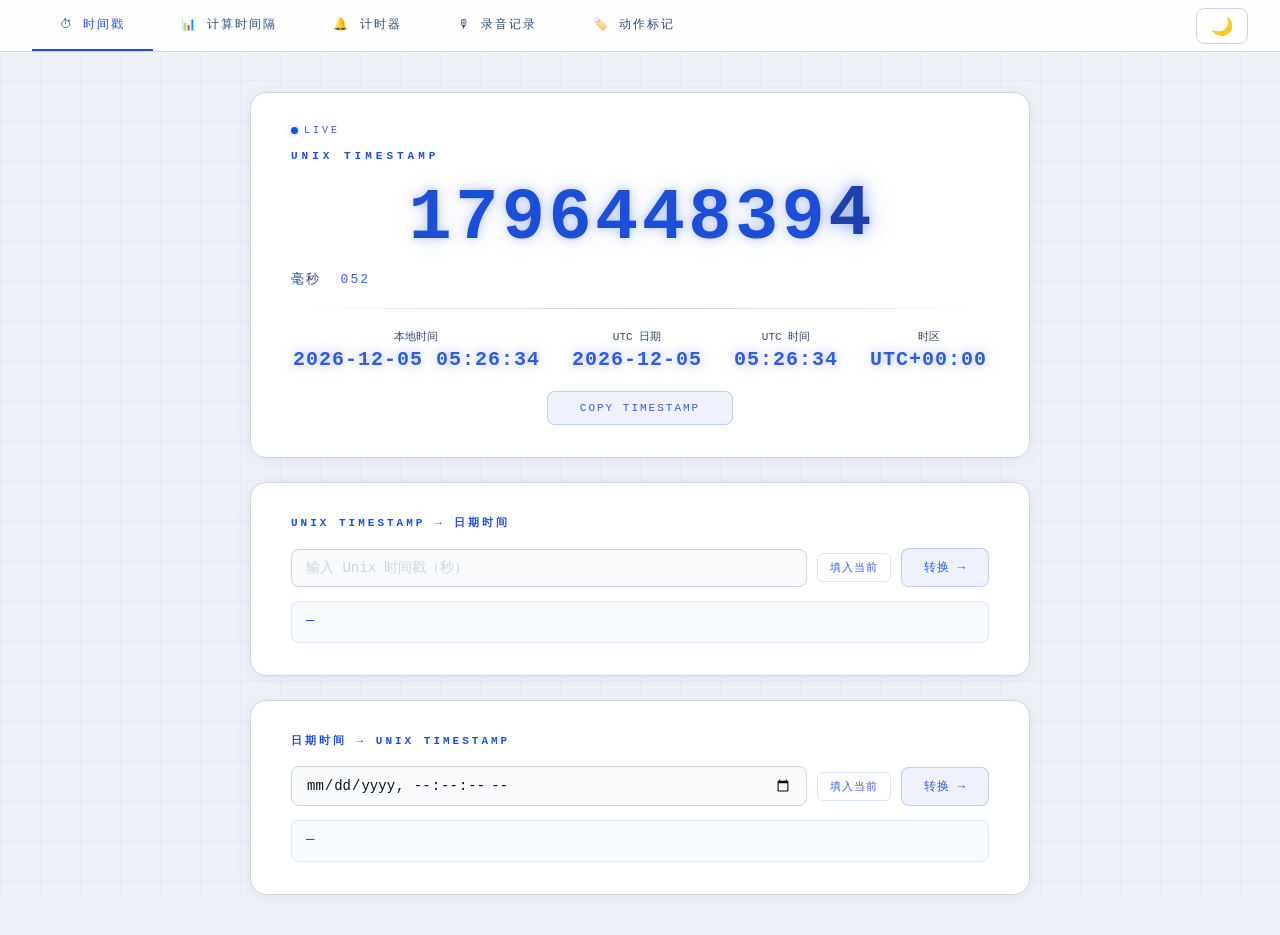
<file: index.html>
<!DOCTYPE html>
<html lang="zh">
<head>
  <meta charset="UTF-8">
  <meta name="viewport" content="width=device-width, initial-scale=1.0">
  <title>Unix Timestamp Tool</title>
  <link rel="stylesheet" href="css/style.css">
</head>
<body>
<script>if(localStorage.getItem('theme')==='dark')document.body.classList.add('dark');</script>

<nav class="tab-nav">
  <button class="tab-btn active" onclick="showPage(1, this)">⏱  时间戳</button>
  <button class="tab-btn" onclick="showPage(2, this)">📊  计算时间隔</button>
  <button class="tab-btn" onclick="showPage(3, this)">🔔  计时器</button>
  <button class="tab-btn" onclick="showPage(4, this)">🎙  录音记录</button>
  <button class="tab-btn" onclick="showPage(5, this)">🏷️  动作标记</button>
  <button class="theme-toggle-btn" id="themeToggleBtn" onclick="toggleTheme()" title="切换主题">🌙</button>
</nav>

<!-- PAGE 1 -->
<div id="page1" class="page active">
  <div class="card">
    <div class="live-badge"><div class="dot"></div>LIVE</div>
    <div class="ts-label">UNIX TIMESTAMP</div>
    <div class="ts-wrap" id="digits"></div>
    <div class="ms-row">毫秒 &nbsp;<span class="ms-val" id="ms">000</span></div>
    <div class="divider"></div>
    <div class="meta">
      <div class="meta-item"><span>本地时间</span><span class="val" id="human">—</span></div>
      <div class="meta-item"><span>UTC 日期</span><span class="val" id="utc-date">—</span></div>
      <div class="meta-item"><span>UTC 时间</span><span class="val" id="utc-time">—</span></div>
      <div class="meta-item"><span>时区</span><span class="val" id="tz">—</span></div>
    </div>
    <div style="text-align:center">
      <button class="copy-btn" id="copyBtn" onclick="copyTS()">COPY TIMESTAMP</button>
    </div>
  </div>

  <div class="card">
    <div class="conv-title">UNIX TIMESTAMP  →  日期时间</div>
    <div class="conv-row">
      <input class="inp" id="ts2dt-in" type="number" placeholder="输入 Unix 时间戳（秒）" />
      <button class="fill-now" onclick="fillNow('ts2dt-in')">填入当前</button>
      <button class="conv-btn" onclick="ts2dt()">转换 →</button>
    </div>
    <div class="conv-row">
      <div class="conv-result" id="ts2dt-out">—</div>
    </div>
  </div>

  <div class="card">
    <div class="conv-title">日期时间  →  UNIX TIMESTAMP</div>
    <div class="conv-row">
      <input class="inp" id="dt2ts-in" type="datetime-local" step="1" />
      <button class="fill-now" onclick="fillNowDT()">填入当前</button>
      <button class="conv-btn" onclick="dt2ts()">转换 →</button>
    </div>
    <div class="conv-row">
      <div class="conv-result" id="dt2ts-out">—</div>
    </div>
  </div>
</div>

<!-- PAGE 2 -->
<div id="page2" class="page">

  <!-- 左侧主内容 -->
  <div class="page2-main">

  <div class="card" style="width:100%">
    <div class="section-title">⏱  时间间隔记录</div>
    <div class="rec-area">
      <button class="rec-btn" id="recBtn" onclick="record()">点击记录开始时间</button>
      <div class="rec-slots">
        <div class="rec-slot" id="slotA">
          <div class="rec-slot-label">开始时间</div>
          <div class="rec-slot-ts" id="tsA">—</div>
          <div class="rec-slot-human" id="htA">—</div>
        </div>
        <div class="rec-slot" id="slotB">
          <div class="rec-slot-label">结束时间</div>
          <div class="rec-slot-ts" id="tsB">—</div>
          <div class="rec-slot-human" id="htB">—</div>
        </div>
      </div>
      <div class="interval-display">
        <div class="interval-label">时间间隔</div>
        <div class="interval-val" id="ivVal">—</div>
        <div class="interval-unit" id="ivUnit"></div>
        <div class="interval-breakdown" id="ivBreak"></div>
      </div>
      <div style="text-align:center">
        <button class="reset-btn" onclick="resetRec()">重置</button>
      </div>
    </div>
  </div>

  <div class="card" style="max-width:780px;width:100%">
    <div class="section-title">📡  平均传输速率计算</div>
    <div class="rate-grid">

      <div class="field-group">
        <div class="field-label">文件大小</div>
        <div class="size-row">
          <input class="inp" id="fileSize" type="number" min="0" step="any" placeholder="数值" />
          <select class="inp inp-sm" id="sizeUnit">
            <option value="KB">KB</option>
            <option value="MB" selected>MB</option>
            <option value="GB">GB</option>
            <option value="B">B</option>
          </select>
        </div>
      </div>

      <div class="field-group">
        <div class="field-label">传输时间</div>
        <div class="size-row">
          <input class="inp" id="xferTime" type="number" min="0" step="any" placeholder="数值" />
          <select class="inp inp-sm" id="timeUnit">
            <option value="ms">ms</option>
            <option value="s" selected>秒</option>
            <option value="min">分钟</option>
          </select>
        </div>
        <button class="fill-now" style="margin-top:6px;width:fit-content" onclick="fillInterval()">
          使用上方间隔
        </button>
      </div>

      <div class="result-box">
        <div class="field-label">计算结果</div>
        <div class="result-grid">
          <div class="result-item"><span class="r-label">KB/s</span><span class="r-val" id="r-kbs">—</span></div>
          <div class="result-item"><span class="r-label">MB/s</span><span class="r-val" id="r-mbs">—</span></div>
          <div class="result-item"><span class="r-label">Kbps（网络）</span><span class="r-val" id="r-kbps">—</span></div>
          <div class="result-item"><span class="r-label">Mbps（网络）</span><span class="r-val" id="r-mbps">—</span></div>
          <div class="result-item"><span class="r-label">传输时间</span><span class="r-val" id="r-time">—</span></div>
          <div class="result-item"><span class="r-label">文件大小</span><span class="r-val" id="r-size">—</span></div>
        </div>
      </div>

      <button class="calc-btn" onclick="calcRate()">计算传输速率</button>
    </div>
  </div>

  </div><!-- /page2-main -->

  <!-- 右侧历史记录 -->
  <div class="page2-sidebar">
    <div class="hist-panel">
      <div class="hist-header">
        <span class="hist-title">历史记录</span>
        <span class="hist-count" id="hist-count">0 条</span>
        <button class="hist-clear-btn" onclick="clearHistory()">清空</button>
      </div>
      <div class="hist-list" id="hist-list">
        <div class="hist-empty" id="hist-empty">暂无记录<br>计算后自动保存</div>
      </div>
    </div>
  </div>

</div>

<!-- PAGE 3 -->
<div id="page3" class="page">
  <div class="timer-top-row">
    <div class="section-title" style="margin:0;border:none;padding:0">🔔  自定义倒计时</div>
    <div style="display:flex;align-items:center;gap:12px">
      <span class="timer-count-label" id="timer-count-lbl">0 / 5</span>
      <button class="add-timer-btn" id="add-timer-btn" onclick="addTimer()">＋ 添加计时器</button>
    </div>
  </div>
  <div id="timer-list" style="width:100%;max-width:780px;display:flex;flex-direction:column;gap:24px"></div>
</div>

<!-- PAGE 4 -->
<div id="page4" class="page">
  <div class="card rec4-card">
    <div class="section-title" style="margin:0 0 20px;border:none;padding:0">🎙  录音时间记录</div>
    <div class="rec4-status" id="rec4-status">
      <div class="rec4-elapsed" id="rec4-elapsed">00:00:00</div>
      <div class="rec4-elapsed-unit">录音时长</div>
      <div class="rec4-state-label">
        <span class="rec4-dot" id="rec4-dot"></span>
        <span id="rec4-state-txt">等待开始</span>
      </div>
    </div>
    <div class="timer-start-info" id="rec4-start-info" style="display:none;margin-bottom:18px">
      <div>开始时间：<span id="rec4-start-human">—</span></div>
      <div>Unix 时间戳：<span id="rec4-start-unix">—</span></div>
    </div>
    <div class="rec4-interval-row">
      <span class="rec4-interval-label">每隔</span>
      <input class="rec4-interval-inp" id="rec4-interval" type="number" min="1" max="9999" value="5" aria-label="提醒间隔数值">
      <select class="rec4-interval-unit-sel" id="rec4-interval-unit" aria-label="时间单位">
        <option value="1">秒</option>
        <option value="60" selected>分钟</option>
        <option value="3600">小时</option>
      </select>
      <span class="rec4-interval-hint">自动添加一个标记</span>
    </div>
    <div class="rec4-btn-row">
      <button class="rec4-start-btn idle" id="rec4-start-btn" onclick="rec4Start()">● 开始录音</button>
      <button class="rec4-mark-btn" id="rec4-mark-btn" onclick="rec4ManualMark()" disabled>＋ 手动标记</button>
    </div>
  </div>

  <div class="card rec4-card">
    <div class="rec4-marks-header">
      <span class="rec4-marks-title">标记记录</span>
      <span class="rec4-marks-count" id="rec4-marks-count">0 个标记</span>
    </div>
    <div class="rec4-marks-list" id="rec4-marks-list">
      <div class="rec4-empty" id="rec4-empty">尚无标记 — 开始录音后将自动记录</div>
    </div>
  </div>

  <div class="card rec4-card">
    <div class="rec4-summary" id="rec4-summary">
      <div class="rec4-summary-title">录音汇总</div>
      <div class="rec4-summary-grid">
        <div class="rec4-sum-item"><span class="rec4-sum-label">开始时间</span><span class="rec4-sum-val" id="sum-start">—</span></div>
        <div class="rec4-sum-item"><span class="rec4-sum-label">结束时间</span><span class="rec4-sum-val" id="sum-end">—</span></div>
        <div class="rec4-sum-item"><span class="rec4-sum-label">录音时长</span><span class="rec4-sum-val" id="sum-duration">—</span></div>
        <div class="rec4-sum-item"><span class="rec4-sum-label">总标记数</span><span class="rec4-sum-val big" id="sum-marks">—</span></div>
        <div class="rec4-sum-item"><span class="rec4-sum-label">自动标记</span><span class="rec4-sum-val" id="sum-auto">—</span></div>
        <div class="rec4-sum-item"><span class="rec4-sum-label">手动标记</span><span class="rec4-sum-val" id="sum-manual">—</span></div>
      </div>
    </div>
    <div style="text-align:center;margin-top:12px">
      <button class="timer-reset-btn" onclick="rec4Reset()" style="width:100%;padding:13px;letter-spacing:2px">重置 / 新录音</button>
    </div>
  </div>
</div>

<!-- PAGE 5 -->
<div id="page5" class="page">

  <div class="card mark5-card">
    <div class="section-title mark5-title-row">
      <span>🏷️  动作标记</span>
    </div>

    <!-- 主控制行：下拉选择 + 自定义输入 + 标记按钮 -->
    <div class="mark5-main-row">
      <div class="mark5-select-wrap">
        <div class="mark5-field-label">选择动作</div>
        <select class="inp mark5-sel" id="mark5-sel" onchange="mark5OnChange()"></select>
      </div>
      <div class="mark5-custom-wrap" id="mark5-custom-wrap">
        <div class="mark5-field-label">自定义名称</div>
        <div class="mark5-custom-inp-row">
          <input class="inp" id="mark5-custom-inp" type="text" placeholder="输入动作名称" maxlength="20">
          <button class="fill-now mark5-save-preset-btn" onclick="mark5SaveAsPreset()">保存预设</button>
        </div>
      </div>
      <button class="mark5-do-btn" id="mark5-do-btn" onclick="mark5DoMark()">＋ 标记</button>
    </div>

    <!-- 快捷标记按钮区 -->
    <div class="mark5-quick-label">快速标记（点击立即记录）</div>
    <div class="mark5-quick-row" id="mark5-quick-row"></div>

    <!-- 预设动作管理（可折叠） -->
    <div class="mark5-preset-section">
      <div class="mark5-preset-header" onclick="mark5TogglePresets()">
        <span class="mark5-preset-toggle-title">管理预设动作</span>
        <span class="mark5-preset-toggle-icon" id="mark5-preset-icon">▼</span>
      </div>
      <div class="mark5-preset-body" id="mark5-preset-body">
        <div class="mark5-preset-add-row">
          <input class="inp" id="mark5-new-preset-inp" type="text" placeholder="输入新预设名称" maxlength="20">
          <button class="conv-btn" onclick="mark5AddPreset()">添加预设</button>
        </div>
        <div class="mark5-preset-tags" id="mark5-preset-tags"></div>
      </div>
    </div>
  </div>

  <div class="card mark5-card">
    <div class="mark5-records-header">
      <span class="mark5-records-title">标记记录</span>
      <span class="mark5-records-count" id="mark5-count">0 个标记</span>
      <button class="hist-clear-btn" onclick="mark5Clear()">清空</button>
    </div>
    <div class="mark5-records-list" id="mark5-records-list">
      <div class="mark5-empty" id="mark5-empty">尚无标记 — 选择动作后点击标记</div>
    </div>
    <div style="text-align:center;margin-top:16px">
      <button class="conv-btn" id="mark5-copy-btn" onclick="mark5CopyAll()">复制全部记录</button>
    </div>
  </div>

</div>

<script src="js/app.js"></script>
</body>
</html>
</file>
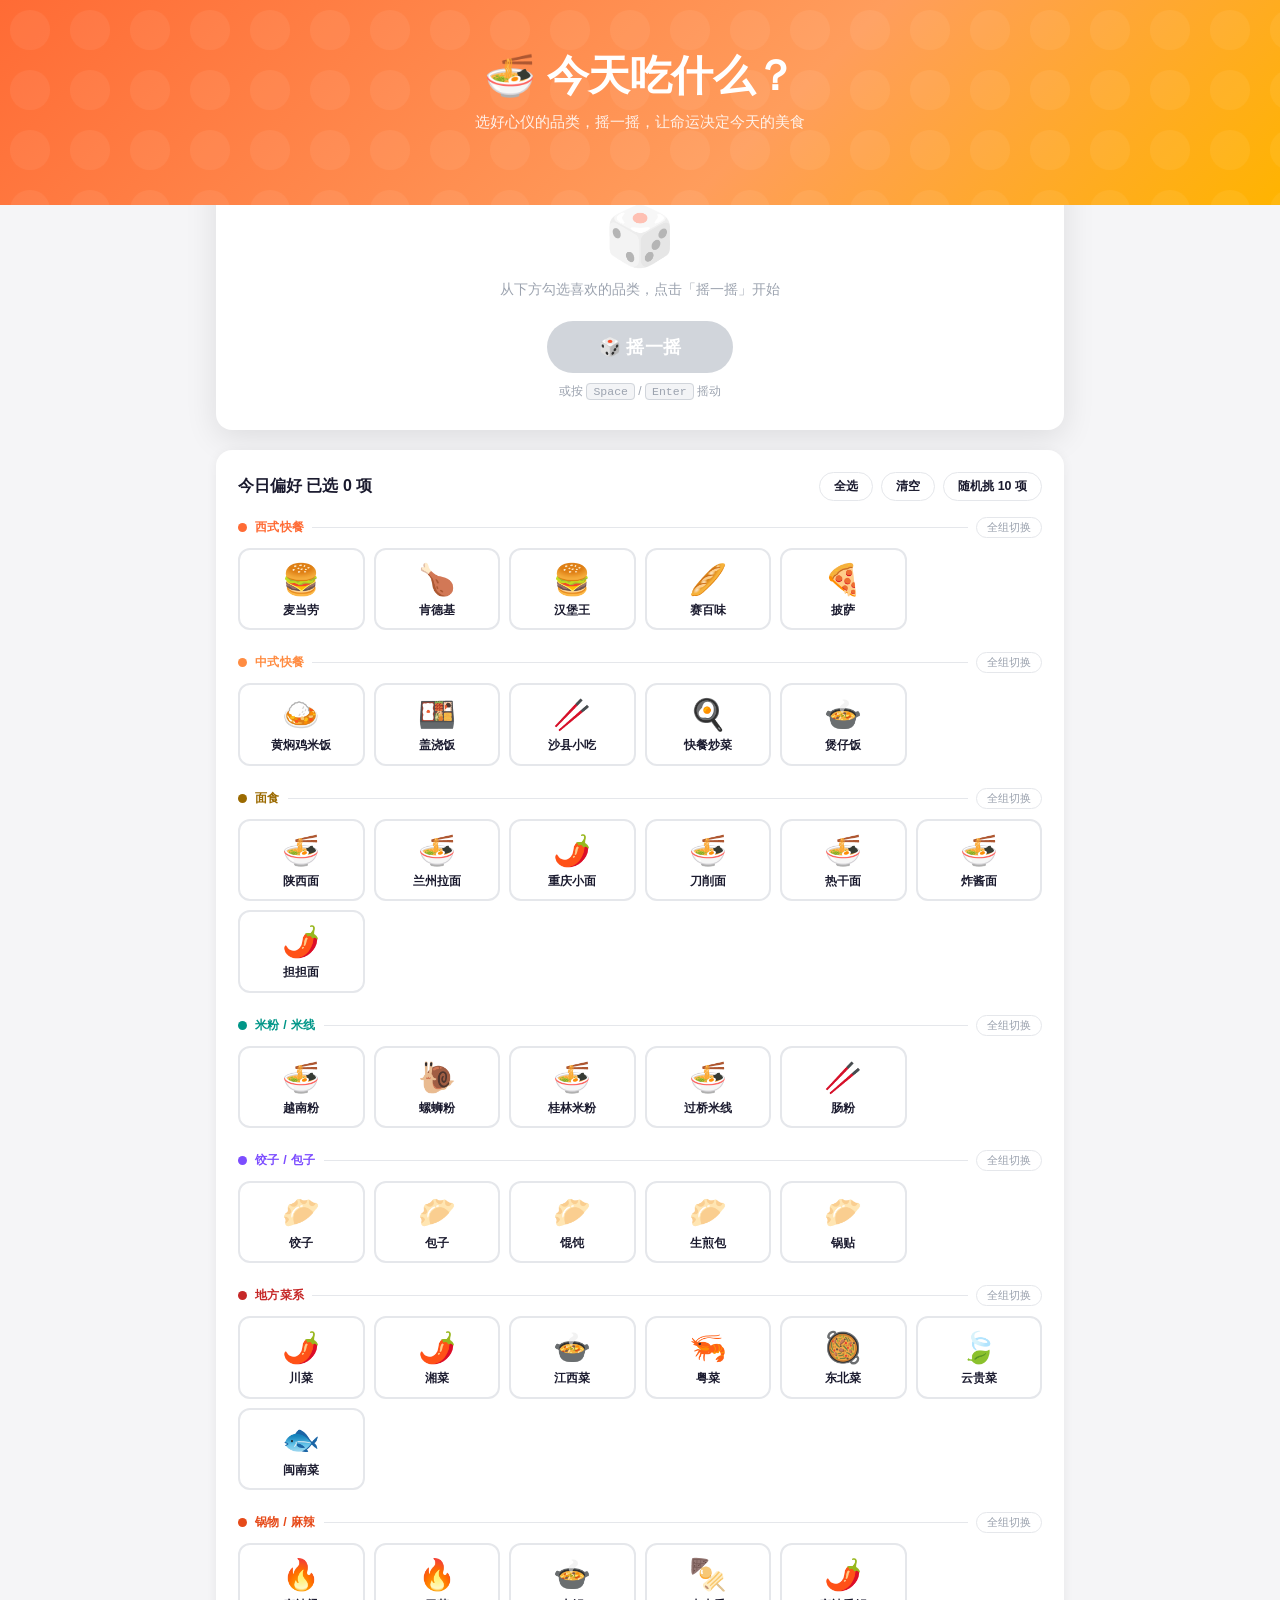
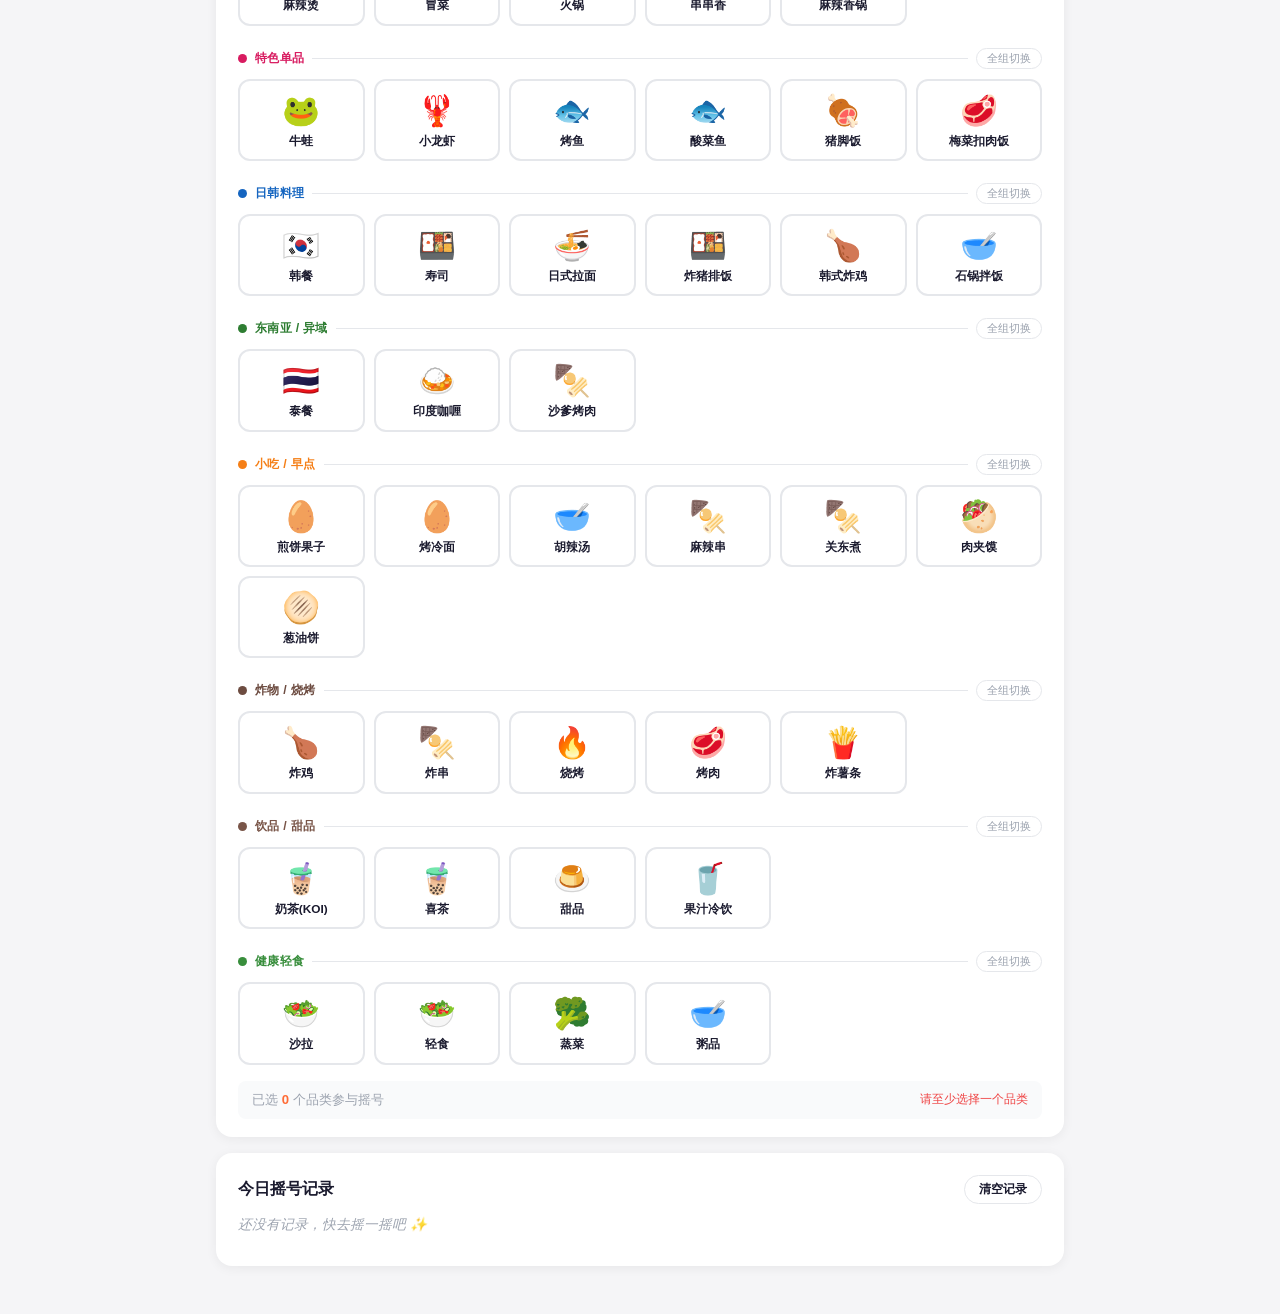
<file: eat_picker.html>
<!DOCTYPE html>
<html lang="zh-CN">
<head>
    <meta charset="UTF-8">
    <meta name="viewport" content="width=device-width, initial-scale=1.0">
    <title>今天吃什么？</title>
    <style>
        :root {
            --primary: #FF6B35;
            --primary-light: #FFF0EB;
            --accent: #FFB400;
            --bg: #F5F5F7;
            --card: #FFFFFF;
            --text: #1A1A2E;
            --text-muted: #9CA3AF;
            --border: #E5E7EB;
            --radius: 16px;
            --shadow: 0 2px 12px rgba(0,0,0,0.06);
            --shadow-lg: 0 8px 32px rgba(0,0,0,0.10);
        }

        * { box-sizing: border-box; margin: 0; padding: 0; }

        body {
            font-family: -apple-system, BlinkMacSystemFont, 'PingFang SC', 'Hiragino Sans GB', 'Microsoft YaHei UI', sans-serif;
            background: var(--bg);
            color: var(--text);
            min-height: 100vh;
        }

        /* ───── Header ───── */
        .hero {
            background: linear-gradient(135deg, #FF6B35 0%, #FF9D5C 60%, #FFB400 100%);
            padding: 48px 24px 72px;
            text-align: center;
            color: #fff;
            position: relative;
            overflow: hidden;
        }
        .hero::before {
            content: '';
            position: absolute;
            inset: 0;
            background: url("data:image/svg+xml,%3Csvg width='60' height='60' viewBox='0 0 60 60' xmlns='http://www.w3.org/2000/svg'%3E%3Cg fill='none' fill-rule='evenodd'%3E%3Cg fill='%23ffffff' fill-opacity='0.06'%3E%3Ccircle cx='30' cy='30' r='20'/%3E%3C/g%3E%3C/g%3E%3C/svg%3E");
        }
        .hero h1 { font-size: 2.6rem; font-weight: 800; position: relative; letter-spacing: -0.5px; }
        .hero p  { margin-top: 8px; font-size: 0.95rem; opacity: 0.88; position: relative; }

        /* ───── Layout ───── */
        .wrap {
            max-width: 880px;
            margin: -40px auto 48px;
            padding: 0 16px;
        }

        /* ───── Result Card ───── */
        .result-card {
            background: var(--card);
            border-radius: var(--radius);
            box-shadow: var(--shadow-lg);
            padding: 36px 24px 28px;
            text-align: center;
            margin-bottom: 20px;
            border: 2.5px solid transparent;
            transition: border-color .3s;
        }
        .result-card.spinning  { border-color: var(--primary); }
        .result-card.done      { border-color: var(--accent); }

        /* placeholder */
        .result-ph { color: var(--text-muted); }
        .result-ph .big { font-size: 3.6rem; display: block; opacity: .35; margin-bottom: 10px; }
        .result-ph p    { font-size: .9rem; }

        /* live display */
        .result-live { display: none; }
        .result-live.on { display: block; }
        .result-live .r-emoji { font-size: 4.5rem; display: block; margin-bottom: 10px; }
        .result-live .r-name  { font-size: 2.2rem; font-weight: 800; }
        .result-live .r-badge {
            display: inline-block; margin-top: 10px;
            padding: 4px 14px; border-radius: 20px;
            font-size: .78rem; font-weight: 700; color: #fff;
        }

        @keyframes bounceIn {
            0%   { transform: scale(.3); opacity: 0; }
            55%  { transform: scale(1.12); }
            75%  { transform: scale(.92); }
            100% { transform: scale(1); opacity: 1; }
        }
        @keyframes slideUp {
            from { transform: translateY(16px); opacity: 0; }
            to   { transform: translateY(0);    opacity: 1; }
        }
        .anim-bounce { animation: bounceIn .5s cubic-bezier(.36,.07,.19,.97) both; }
        .anim-up     { animation: slideUp  .4s ease both; animation-delay: .1s; }
        .anim-fade   { animation: slideUp  .5s ease both; animation-delay: .2s; }

        /* spin button */
        .spin-btn {
            display: inline-block; margin-top: 22px;
            background: linear-gradient(135deg, #FF6B35, #FF9D5C);
            color: #fff; border: none; border-radius: 50px;
            padding: 14px 52px; font-size: 1.1rem; font-weight: 700;
            cursor: pointer; letter-spacing: .4px;
            box-shadow: 0 4px 18px rgba(255,107,53,.38);
            transition: transform .12s, box-shadow .2s, background .2s;
        }
        .spin-btn:hover:not(:disabled) {
            transform: translateY(-2px);
            box-shadow: 0 8px 26px rgba(255,107,53,.5);
        }
        .spin-btn:active:not(:disabled) { transform: translateY(0); }
        .spin-btn:disabled { background: #D1D5DB; box-shadow: none; cursor: not-allowed; }
        @keyframes pulse { 0%,100%{transform:scale(1)} 50%{transform:scale(1.04)} }
        .spin-btn.pulsing { animation: pulse .55s ease infinite; }

        /* ───── Category Panel ───── */
        .panel {
            background: var(--card);
            border-radius: var(--radius);
            box-shadow: var(--shadow);
            padding: 22px 22px 18px;
            margin-bottom: 16px;
        }
        .panel-head {
            display: flex; align-items: center;
            justify-content: space-between;
            margin-bottom: 16px; flex-wrap: wrap; gap: 8px;
        }
        .panel-title { font-size: 1rem; font-weight: 700; }
        .panel-title .sub {
            font-size: .82rem; color: var(--text-muted);
            font-weight: 400; margin-left: 6px;
        }

        .btn-row { display: flex; gap: 8px; flex-wrap: wrap; }
        .chip {
            padding: 5px 14px; border-radius: 20px;
            border: 1.5px solid var(--border);
            background: #fff; color: var(--text);
            font-size: .78rem; font-weight: 600;
            cursor: pointer; transition: all .14s;
        }
        .chip:hover { border-color: var(--primary); color: var(--primary); }

        /* ───── Group sections ───── */
        .group-block { margin-bottom: 22px; }
        .group-block:last-child { margin-bottom: 4px; }

        .group-row {
            display: flex; align-items: center; gap: 8px;
            margin-bottom: 10px;
        }
        .group-dot {
            width: 9px; height: 9px; border-radius: 50%; flex-shrink: 0;
        }
        .group-name {
            font-size: .78rem; font-weight: 700; letter-spacing: .3px;
        }
        .group-line {
            flex: 1; height: 1px; background: var(--border);
        }
        .group-toggle {
            font-size: .7rem; padding: 2px 10px;
            border-radius: 20px; border: 1px solid var(--border);
            background: #fff; cursor: pointer; color: var(--text-muted);
            transition: all .14s; flex-shrink: 0;
        }
        .group-toggle:hover { border-color: var(--primary); color: var(--primary); }

        /* ───── Food grid ───── */
        .food-grid {
            display: grid;
            grid-template-columns: repeat(auto-fill, minmax(108px, 1fr));
            gap: 9px;
        }
        .food-card {
            border: 2px solid var(--border);
            border-radius: 12px; padding: 12px 6px 10px;
            text-align: center; cursor: pointer;
            transition: all .14s; background: #fff;
            user-select: none; position: relative;
        }
        .food-card:hover {
            border-color: var(--primary); background: var(--primary-light);
            transform: translateY(-2px);
        }
        .food-card.on {
            border-color: var(--primary);
            background: linear-gradient(145deg, #FFF6F2, #FFE8DC);
            box-shadow: 0 2px 10px rgba(255,107,53,.18);
        }
        .fc-check {
            position: absolute; top: 5px; right: 5px;
            width: 17px; height: 17px; border-radius: 50%;
            background: var(--primary); color: #fff;
            font-size: 10px; line-height: 17px; text-align: center;
            opacity: 0; transition: opacity .14s;
        }
        .food-card.on .fc-check { opacity: 1; }
        .fc-emoji { font-size: 1.9rem; display: block; margin-bottom: 5px; }
        .fc-name  { font-size: .74rem; font-weight: 600; line-height: 1.3; }

        /* ───── Status bar ───── */
        .status-bar {
            display: flex; align-items: center; justify-content: space-between;
            margin-top: 16px; padding: 10px 14px;
            background: #F9FAFB; border-radius: 8px;
            font-size: .82rem; color: var(--text-muted);
        }
        .status-bar b { color: var(--primary); }
        .warn { color: #EF4444 !important; font-size: .78rem; }

        /* ───── History ───── */
        .history-chips {
            display: flex; flex-wrap: wrap; gap: 8px; margin-top: 12px; min-height: 32px;
        }
        .h-chip {
            display: inline-flex; align-items: center; gap: 5px;
            padding: 5px 13px; background: #F3F4F6;
            border-radius: 20px; font-size: .83rem; font-weight: 600;
        }
        .h-chip.newest { background: #FFF0EB; color: var(--primary); }
        .h-empty { color: var(--text-muted); font-size: .85rem; font-style: italic; }

        /* ───── Confetti ───── */
        .conf-wrap {
            position: fixed; inset: 0;
            pointer-events: none; z-index: 9999;
        }
        .conf-piece {
            position: absolute; border-radius: 2px;
            animation: confFall linear forwards;
        }
        @keyframes confFall {
            0%   { transform: translateY(-20px) rotate(0deg); opacity: 1; }
            100% { transform: translateY(105vh)  rotate(720deg); opacity: 0; }
        }

        /* ───── Keyboard hint ───── */
        .kb-hint {
            text-align: center; margin-top: 10px;
            font-size: .75rem; color: var(--text-muted);
        }
        kbd {
            background: #F3F4F6; border: 1px solid #D1D5DB;
            border-radius: 4px; padding: 1px 6px; font-size: .72rem;
        }

        @media (max-width: 560px) {
            .hero h1 { font-size: 1.9rem; }
            .result-live .r-name { font-size: 1.6rem; }
            .food-grid { grid-template-columns: repeat(auto-fill, minmax(90px, 1fr)); }
            .spin-btn { width: 100%; }
        }
    </style>
</head>
<body>

<div class="hero">
    <h1>🍜 今天吃什么？</h1>
    <p>选好心仪的品类，摇一摇，让命运决定今天的美食</p>
</div>

<div class="wrap">

    <!-- Result Card -->
    <div class="result-card" id="resCard">
        <div class="result-ph" id="resPh">
            <span class="big">🎲</span>
            <p>从下方勾选喜欢的品类，点击「摇一摇」开始</p>
        </div>
        <div class="result-live" id="resLive">
            <span class="r-emoji" id="resEmoji">🍜</span>
            <div class="r-name" id="resName">加载中...</div>
            <span class="r-badge" id="resBadge">分类</span>
        </div>
        <button class="spin-btn" id="spinBtn" onclick="spin()" disabled>🎲 摇一摇</button>
        <div class="kb-hint">或按 <kbd>Space</kbd> / <kbd>Enter</kbd> 摇动</div>
    </div>

    <!-- Categories -->
    <div class="panel">
        <div class="panel-head">
            <div>
                <span class="panel-title">今日偏好</span>
                <span class="panel-title sub" id="selCount">已选 0 项</span>
            </div>
            <div class="btn-row">
                <button class="chip" onclick="selAll()">全选</button>
                <button class="chip" onclick="selNone()">清空</button>
                <button class="chip" onclick="selRandom()">随机挑 10 项</button>
            </div>
        </div>

        <div id="catWrap"><!-- rendered by JS --></div>

        <div class="status-bar">
            <span>已选 <b id="stCount">0</b> 个品类参与摇号</span>
            <span class="warn" id="stWarn">请至少选择一个品类</span>
        </div>
    </div>

    <!-- History -->
    <div class="panel">
        <div class="panel-head" style="margin-bottom:0">
            <span class="panel-title">今日摇号记录</span>
            <button class="chip" onclick="clearHist()">清空记录</button>
        </div>
        <div class="history-chips" id="histList">
            <span class="h-empty">还没有记录，快去摇一摇吧 ✨</span>
        </div>
    </div>

</div>

<div class="conf-wrap" id="confWrap"></div>

<script>
/* ─── Data ─── */
const GROUPS = [
    {
        name: "西式快餐", color: "#FF6B35",
        items: [
            { name: "麦当劳",  emoji: "🍔" },
            { name: "肯德基",  emoji: "🍗" },
            { name: "汉堡王",  emoji: "🍔" },
            { name: "赛百味",  emoji: "🥖" },
            { name: "披萨",    emoji: "🍕" },
        ]
    },
    {
        name: "中式快餐", color: "#FF8C42",
        items: [
            { name: "黄焖鸡米饭", emoji: "🍛" },
            { name: "盖浇饭",    emoji: "🍱" },
            { name: "沙县小吃",  emoji: "🥢" },
            { name: "快餐炒菜",  emoji: "🍳" },
            { name: "煲仔饭",    emoji: "🍲" },
        ]
    },
    {
        name: "面食", color: "#9B6A00",
        items: [
            { name: "陕西面",   emoji: "🍜" },
            { name: "兰州拉面", emoji: "🍜" },
            { name: "重庆小面", emoji: "🌶️" },
            { name: "刀削面",   emoji: "🍜" },
            { name: "热干面",   emoji: "🍜" },
            { name: "炸酱面",   emoji: "🍜" },
            { name: "担担面",   emoji: "🌶️" },
        ]
    },
    {
        name: "米粉 / 米线", color: "#009688",
        items: [
            { name: "越南粉",   emoji: "🍜" },
            { name: "螺蛳粉",   emoji: "🐌" },
            { name: "桂林米粉", emoji: "🍜" },
            { name: "过桥米线", emoji: "🍜" },
            { name: "肠粉",     emoji: "🥢" },
        ]
    },
    {
        name: "饺子 / 包子", color: "#7C4DFF",
        items: [
            { name: "饺子",   emoji: "🥟" },
            { name: "包子",   emoji: "🥟" },
            { name: "馄饨",   emoji: "🥟" },
            { name: "生煎包", emoji: "🥟" },
            { name: "锅贴",   emoji: "🥟" },
        ]
    },
    {
        name: "地方菜系", color: "#C62828",
        items: [
            { name: "川菜",   emoji: "🌶️" },
            { name: "湘菜",   emoji: "🌶️" },
            { name: "江西菜", emoji: "🍲" },
            { name: "粤菜",   emoji: "🦐" },
            { name: "东北菜", emoji: "🥘" },
            { name: "云贵菜", emoji: "🍃" },
            { name: "闽南菜", emoji: "🐟" },
        ]
    },
    {
        name: "锅物 / 麻辣", color: "#E64A19",
        items: [
            { name: "麻辣烫", emoji: "🔥" },
            { name: "冒菜",   emoji: "🔥" },
            { name: "火锅",   emoji: "🍲" },
            { name: "串串香", emoji: "🍢" },
            { name: "麻辣香锅", emoji: "🌶️" },
        ]
    },
    {
        name: "特色单品", color: "#D81B60",
        items: [
            { name: "牛蛙",   emoji: "🐸" },
            { name: "小龙虾", emoji: "🦞" },
            { name: "烤鱼",   emoji: "🐟" },
            { name: "酸菜鱼", emoji: "🐟" },
            { name: "猪脚饭", emoji: "🍖" },
            { name: "梅菜扣肉饭", emoji: "🥩" },
        ]
    },
    {
        name: "日韩料理", color: "#1565C0",
        items: [
            { name: "韩餐",     emoji: "🇰🇷" },
            { name: "寿司",     emoji: "🍱" },
            { name: "日式拉面", emoji: "🍜" },
            { name: "炸猪排饭", emoji: "🍱" },
            { name: "韩式炸鸡", emoji: "🍗" },
            { name: "石锅拌饭", emoji: "🥣" },
        ]
    },
    {
        name: "东南亚 / 异域", color: "#2E7D32",
        items: [
            { name: "泰餐",     emoji: "🇹🇭" },
            { name: "印度咖喱", emoji: "🍛" },
            { name: "沙爹烤肉", emoji: "🍢" },
        ]
    },
    {
        name: "小吃 / 早点", color: "#F57F17",
        items: [
            { name: "煎饼果子", emoji: "🥚" },
            { name: "烤冷面",   emoji: "🥚" },
            { name: "胡辣汤",   emoji: "🥣" },
            { name: "麻辣串",   emoji: "🍢" },
            { name: "关东煮",   emoji: "🍢" },
            { name: "肉夹馍",   emoji: "🥙" },
            { name: "葱油饼",   emoji: "🫓" },
        ]
    },
    {
        name: "炸物 / 烧烤", color: "#6D4C41",
        items: [
            { name: "炸鸡",   emoji: "🍗" },
            { name: "炸串",   emoji: "🍢" },
            { name: "烧烤",   emoji: "🔥" },
            { name: "烤肉",   emoji: "🥩" },
            { name: "炸薯条", emoji: "🍟" },
        ]
    },
    {
        name: "饮品 / 甜品", color: "#795548",
        items: [
            { name: "奶茶(KOI)", emoji: "🧋" },
            { name: "喜茶",      emoji: "🧋" },
            { name: "甜品",      emoji: "🍮" },
            { name: "果汁冷饮",  emoji: "🥤" },
        ]
    },
    {
        name: "健康轻食", color: "#388E3C",
        items: [
            { name: "沙拉",   emoji: "🥗" },
            { name: "轻食",   emoji: "🥗" },
            { name: "蒸菜",   emoji: "🥦" },
            { name: "粥品",   emoji: "🥣" },
        ]
    },
];

/* ─── State ─── */
// flatten all items with global index
const ALL_FOODS = [];
GROUPS.forEach((g, gi) => {
    g.items.forEach((item, li) => {
        ALL_FOODS.push({ ...item, tag: g.name, color: g.color, gi, li, idx: ALL_FOODS.length });
    });
});

const selected = new Set();
const history  = [];
let spinning   = false;

/* ─── Render categories ─── */
function renderCats() {
    const wrap = document.getElementById('catWrap');
    wrap.innerHTML = GROUPS.map((g, gi) => {
        const gItems = ALL_FOODS.filter(f => f.gi === gi);
        return `
        <div class="group-block">
          <div class="group-row">
            <span class="group-dot" style="background:${g.color}"></span>
            <span class="group-name" style="color:${g.color}">${g.name}</span>
            <span class="group-line"></span>
            <button class="group-toggle" onclick="toggleGroup(${gi})">全组切换</button>
          </div>
          <div class="food-grid">
            ${gItems.map(f => `
              <div class="food-card" id="fc${f.idx}" onclick="toggleFood(${f.idx})">
                <div class="fc-check">✓</div>
                <span class="fc-emoji">${f.emoji}</span>
                <div class="fc-name">${f.name}</div>
              </div>
            `).join('')}
          </div>
        </div>`;
    }).join('');
}

/* ─── Selection helpers ─── */
function toggleFood(idx) {
    const el = document.getElementById(`fc${idx}`);
    if (selected.has(idx)) { selected.delete(idx); el.classList.remove('on'); }
    else                   { selected.add(idx);    el.classList.add('on');    }
    syncUI();
}

function toggleGroup(gi) {
    const gItems = ALL_FOODS.filter(f => f.gi === gi);
    const allOn  = gItems.every(f => selected.has(f.idx));
    gItems.forEach(f => {
        const el = document.getElementById(`fc${f.idx}`);
        if (allOn) { selected.delete(f.idx); el.classList.remove('on'); }
        else       { selected.add(f.idx);    el.classList.add('on');    }
    });
    syncUI();
}

function selAll()    { ALL_FOODS.forEach(f => { selected.add(f.idx); document.getElementById(`fc${f.idx}`).classList.add('on'); }); syncUI(); }
function selNone()   { ALL_FOODS.forEach(f => { selected.delete(f.idx); document.getElementById(`fc${f.idx}`).classList.remove('on'); }); syncUI(); }
function selRandom() {
    selNone();
    [...ALL_FOODS].sort(() => Math.random() - .5).slice(0, 10).forEach(f => {
        selected.add(f.idx);
        document.getElementById(`fc${f.idx}`).classList.add('on');
    });
    syncUI();
}

function syncUI() {
    const n = selected.size;
    document.getElementById('selCount').textContent = `已选 ${n} 项`;
    document.getElementById('stCount').textContent  = n;
    const btn  = document.getElementById('spinBtn');
    const warn = document.getElementById('stWarn');
    if (n === 0) { btn.disabled = true;  warn.textContent = '请至少选择一个品类'; }
    else         { btn.disabled = false; warn.textContent = ''; }
}

/* ─── Spin ─── */
function spin() {
    if (spinning || selected.size === 0) return;
    spinning = true;

    const btn    = document.getElementById('spinBtn');
    const card   = document.getElementById('resCard');
    const ph     = document.getElementById('resPh');
    const live   = document.getElementById('resLive');
    const emoji  = document.getElementById('resEmoji');
    const name   = document.getElementById('resName');
    const badge  = document.getElementById('resBadge');

    btn.disabled = true;
    btn.classList.add('pulsing');
    btn.textContent = '🎲 摇动中...';
    card.className  = 'result-card spinning';
    ph.style.display = 'none';
    live.classList.add('on');

    const pool = [...selected].map(idx => ALL_FOODS[idx]);
    let steps = 22, delay = 60;

    function tick() {
        const f = pool[Math.floor(Math.random() * pool.length)];
        emoji.textContent = f.emoji;
        name.textContent  = f.name;
        badge.textContent = f.tag;
        badge.style.background = f.color;

        steps--;
        if (steps <= 0) {
            // final pick
            const final = pool[Math.floor(Math.random() * pool.length)];
            setTimeout(() => settle(final), delay + 80);
            return;
        }
        if (steps < 8)  delay = 140;
        if (steps < 4)  delay = 240;
        setTimeout(tick, delay);
    }

    function settle(f) {
        emoji.textContent = f.emoji;
        name.textContent  = f.name;
        badge.textContent = f.tag;
        badge.style.background = f.color;

        // Re-trigger animations
        [emoji, name, badge].forEach(el => {
            el.style.animation = 'none';
            void el.offsetHeight;
        });
        emoji.classList.add('anim-bounce');
        name.classList.add('anim-up');
        badge.classList.add('anim-fade');

        card.className = 'result-card done';
        btn.textContent = '🎲 再来一次';
        btn.classList.remove('pulsing');
        btn.disabled = false;
        spinning = false;

        addHistory(f);
        confetti();
    }

    tick();
}

/* ─── History ─── */
function addHistory(f) {
    history.unshift(f);
    const list = document.getElementById('histList');
    list.innerHTML = history.map((h, i) => `
        <span class="h-chip ${i === 0 ? 'newest' : ''}">
            ${h.emoji} ${h.name}${i === 0 ? ' ✨' : ''}
        </span>`).join('');
}

function clearHist() {
    history.length = 0;
    document.getElementById('histList').innerHTML =
        '<span class="h-empty">还没有记录，快去摇一摇吧 ✨</span>';
}

/* ─── Confetti ─── */
function confetti() {
    const wrap = document.getElementById('confWrap');
    const cols = ['#FF6B35','#FFB400','#4CAF50','#2196F3','#9C27B0','#FF4081','#00BCD4'];
    for (let i = 0; i < 60; i++) {
        setTimeout(() => {
            const p = document.createElement('div');
            p.className = 'conf-piece';
            p.style.cssText = `
                left:${Math.random()*100}vw;
                background:${cols[i % cols.length]};
                width:${6 + Math.random()*8}px;
                height:${6 + Math.random()*8}px;
                animation-duration:${1.2 + Math.random()*2}s;
                animation-delay:${Math.random()*.4}s;
                border-radius:${Math.random() > .5 ? '50%' : '2px'};
            `;
            wrap.appendChild(p);
            setTimeout(() => p.remove(), 3500);
        }, i * 28);
    }
}

/* ─── Keyboard shortcut ─── */
document.addEventListener('keydown', e => {
    if ((e.key === ' ' || e.key === 'Enter') &&
        !e.target.matches('button, input, textarea')) {
        e.preventDefault();
        if (!document.getElementById('spinBtn').disabled) spin();
    }
});

/* ─── Init ─── */
renderCats();
syncUI();
</script>
</body>
</html>
</file>
<file: css/style.css>
*, *::before, *::after { box-sizing: border-box; margin: 0; padding: 0; }

:root {
  --bg: #eef2f8;
  --card: #ffffff;
  --border: #c8d4e8;
  --accent: #1d4ed8;
  --accent-dim: rgba(29,78,216,.9);
  --accent-faint: rgba(29,78,216,.07);
  --text: #0a0f1e;
  --dim: #2d4a72;
  --err: #dc2626;
  --warn: #d97706;
  --glow: 0 0 10px rgba(29,78,216,.3), 0 0 24px rgba(29,78,216,.15);
  --glow-strong: 0 0 14px rgba(29,78,216,.45), 0 0 32px rgba(29,78,216,.2);
}

body {
  min-height: 100vh;
  background: var(--bg);
  font-family: 'Courier New', Courier, monospace;
  color: var(--text);
  overflow-x: hidden;
}

body::before {
  content: '';
  position: fixed; inset: 0; z-index: 0;
  background-image:
    linear-gradient(rgba(59,130,246,.05) 1px, transparent 1px),
    linear-gradient(90deg, rgba(59,130,246,.05) 1px, transparent 1px);
  background-size: 40px 40px;
  animation: gridMove 20s linear infinite;
  pointer-events: none;
}
@keyframes gridMove { to { transform: translateY(40px); } }

/* ── Tab 导航 ── */
.tab-nav {
  position: relative; z-index: 10;
  display: flex; gap: 0;
  border-bottom: 1px solid var(--border);
  padding: 0 32px;
  background: rgba(255,255,255,.92);
  backdrop-filter: blur(8px);
}
.tab-btn {
  padding: 16px 28px;
  border: none; border-bottom: 2px solid transparent;
  background: transparent;
  color: var(--dim);
  font-family: inherit; font-size: 12px; letter-spacing: 2px;
  cursor: pointer; transition: all .2s;
}
.tab-btn:hover { color: var(--text); }
.tab-btn.active {
  color: var(--accent);
  border-bottom-color: var(--accent);
}

.page { display: none; position: relative; z-index: 1; }
.page.active { display: block; }

/* ══ PAGE 1 ══ */
#page1 {
  display: none;
  flex-direction: column;
  align-items: center;
  padding: 40px 20px;
  gap: 24px;
}
#page1.active { display: flex; }

.card {
  width: 100%; max-width: 780px;
  background: var(--card);
  border: 1px solid var(--border);
  border-radius: 16px;
  padding: 32px 40px;
  box-shadow: 0 2px 16px rgba(0,0,0,.06);
}

.live-badge {
  display: flex; align-items: center; gap: 6px;
  font-size: 10px; letter-spacing: 3px; color: var(--accent-dim);
  margin-bottom: 14px;
}
.dot {
  width: 7px; height: 7px; border-radius: 50%;
  background: var(--accent); box-shadow: 0 0 6px rgba(59,130,246,.5);
  animation: pulse 1.4s ease-in-out infinite;
}
@keyframes pulse { 50% { opacity:.3; transform:scale(.7); } }

.ts-label { font-size: 11px; letter-spacing: 4px; color: var(--accent); font-weight: 700; margin-bottom: 16px; }

.ts-wrap { display: flex; align-items: baseline; justify-content: center; gap: 2px; margin-bottom: 10px; }
.ts-digit {
  display: inline-block;
  font-size: clamp(36px, 7vw, 72px); font-weight: 800;
  color: var(--accent);
  text-shadow: var(--glow);
  width: .62em; text-align: center;
  transition: transform .08s ease, color .08s ease;
}
.ts-digit.flip { transform: translateY(-4px); color: #1e40af; text-shadow: var(--glow-strong); }

.ms-row { font-size: 13px; color: var(--dim); letter-spacing: 2px; margin-bottom: 20px; }
.ms-val { color: var(--accent-dim); }

.divider {
  width: 100%; height: 1px;
  background: linear-gradient(90deg, transparent, var(--border), transparent);
  margin: 20px 0;
}

.meta { display: flex; gap: 32px; justify-content: center; flex-wrap: wrap; }
.meta-item { display: flex; flex-direction: column; align-items: center; gap: 4px; font-size: 11px; color: var(--dim); }

.meta-item .val {
  font-size: 20px; font-weight: 800;
  color: var(--accent-dim);
  letter-spacing: 1px;
  text-shadow: var(--glow);
  transition: all .3s ease;
}
.meta-item .val:hover {
  color: var(--accent);
  text-shadow: var(--glow-strong);
  transform: scale(1.05);
}

.copy-btn {
  margin-top: 20px;
  padding: 10px 32px;
  border: 1px solid rgba(59,130,246,.3); border-radius: 8px;
  background: var(--accent-faint); color: var(--accent-dim);
  font-family: inherit; font-size: 11px; letter-spacing: 2px;
  cursor: pointer; transition: all .2s;
}
.copy-btn:hover { background: rgba(59,130,246,.14); color: var(--accent); box-shadow: 0 2px 12px rgba(59,130,246,.15); }
.copy-btn.ok { color: var(--dim); border-color: var(--border); }

.conv-title { font-size: 11px; letter-spacing: 3px; color: var(--accent); font-weight: 700; margin-bottom: 18px; }

.conv-row { display: flex; align-items: center; gap: 10px; flex-wrap: wrap; margin-bottom: 14px; }
.conv-row:last-child { margin-bottom: 0; }

.inp {
  flex: 1; min-width: 160px;
  background: #f8fafc; border: 1px solid var(--border);
  border-radius: 8px; padding: 10px 14px;
  color: var(--text); font-family: inherit; font-size: 14px;
  outline: none; transition: border-color .2s, box-shadow .2s;
}
.inp:focus { border-color: rgba(59,130,246,.5); box-shadow: 0 0 0 3px rgba(59,130,246,.08); }
.inp::placeholder { color: #cbd5e1; }

.inp-sm { flex: none; }

select.inp {
  cursor: pointer;
  appearance: none;
  background-image: url("data:image/svg+xml,%3Csvg xmlns='http://www.w3.org/2000/svg' width='10' height='6'%3E%3Cpath d='M0 0l5 6 5-6z' fill='%233b82f6' opacity='.6'/%3E%3C/svg%3E");
  background-repeat: no-repeat;
  background-position: right 12px center;
  padding-right: 30px;
}

.conv-btn {
  padding: 10px 22px; border-radius: 8px;
  border: 1px solid rgba(59,130,246,.3);
  background: var(--accent-faint); color: var(--accent-dim);
  font-family: inherit; font-size: 12px; letter-spacing: 1px;
  cursor: pointer; transition: all .2s; white-space: nowrap;
}
.conv-btn:hover { background: rgba(59,130,246,.14); color: var(--accent); }

.conv-result {
  flex: 1; min-width: 200px;
  background: rgba(59,130,246,.04); border: 1px solid rgba(59,130,246,.15);
  border-radius: 8px; padding: 10px 14px;
  font-size: 14px; color: var(--accent); letter-spacing: 1px;
  min-height: 42px; word-break: break-all;
}
.conv-result.err { color: var(--err); border-color: rgba(239,68,68,.2); background: rgba(239,68,68,.04); }

.fill-now {
  padding: 6px 12px; border-radius: 6px;
  border: 1px solid rgba(59,130,246,.2);
  background: transparent; color: var(--accent-dim);
  font-family: inherit; font-size: 11px; letter-spacing: 1px;
  cursor: pointer; transition: all .2s; white-space: nowrap;
}
.fill-now:hover { color: var(--accent); border-color: rgba(59,130,246,.4); }

/* ══ PAGE 2 ══ */
#page2 {
  display: none;
  flex-direction: row;
  justify-content: center;
  align-items: flex-start;
  flex-wrap: wrap;
  padding: 40px 20px;
  gap: 24px;
}
#page2.active { display: flex; }

.page2-main {
  flex: 1 1 400px;
  display: flex; flex-direction: column; gap: 24px;
  min-width: 0;
}

.page2-sidebar {
  flex: 0 0 300px;
  position: sticky; top: 20px;
}

/* 历史记录面板 */
.hist-panel {
  background: var(--card);
  border: 1px solid var(--border);
  border-radius: 16px;
  padding: 24px;
  box-shadow: 0 2px 16px rgba(0,0,0,.06);
}
.hist-header {
  display: flex; align-items: center; justify-content: space-between;
  margin-bottom: 16px;
}
.hist-title { font-size: 11px; letter-spacing: 3px; color: var(--accent); font-weight: 700; }
.hist-count {
  font-size: 10px; letter-spacing: 1px; color: var(--dim);
  background: var(--accent-faint); border: 1px solid rgba(59,130,246,.2);
  border-radius: 20px; padding: 2px 10px;
}
.hist-clear-btn {
  padding: 4px 12px; border-radius: 6px;
  border: 1px solid var(--border); background: transparent;
  color: var(--dim); font-family: inherit; font-size: 10px; letter-spacing: 1px;
  cursor: pointer; transition: all .2s;
}
.hist-clear-btn:hover { color: var(--err); border-color: rgba(239,68,68,.3); }
.hist-list {
  display: flex; flex-direction: column; gap: 10px;
  max-height: 560px; overflow-y: auto; padding-right: 4px;
}
.hist-list::-webkit-scrollbar { width: 4px; }
.hist-list::-webkit-scrollbar-track { background: transparent; }
.hist-list::-webkit-scrollbar-thumb { background: rgba(59,130,246,.2); border-radius: 2px; }
.hist-empty {
  text-align: center; padding: 40px 0;
  font-size: 11px; color: #cbd5e1; letter-spacing: 2px;
}
.hist-item {
  background: #f8fafc; border: 1px solid var(--border);
  border-left: 2px solid rgba(59,130,246,.4);
  border-radius: 10px; padding: 12px 14px;
  display: flex; flex-direction: column; gap: 7px;
}
.hist-item-num { font-size: 9px; letter-spacing: 2px; color: rgba(59,130,246,.4); margin-bottom: 2px; }
.hist-row {
  display: flex; justify-content: space-between; align-items: baseline; gap: 8px;
}
.hist-lbl { font-size: 9px; letter-spacing: 2px; color: var(--dim); white-space: nowrap; flex-shrink: 0; }
.hist-val { font-size: 12px; color: var(--text); text-align: right; word-break: break-all; }
.hist-val.hi { color: var(--accent); font-weight: 600; }
.hist-divider { height: 1px; background: var(--border); }

.rec-area { display: flex; flex-direction: column; gap: 16px; }

.rec-btn {
  width: 100%; padding: 18px;
  border-radius: 10px; border: 1px solid rgba(59,130,246,.3);
  background: var(--accent-faint);
  color: var(--accent); font-family: inherit; font-size: 14px; letter-spacing: 2px;
  cursor: pointer; transition: all .25s;
}
.rec-btn:hover { background: rgba(59,130,246,.12); box-shadow: 0 2px 16px rgba(59,130,246,.12); }
.rec-btn.armed {
  border-color: var(--warn); color: var(--warn);
  background: rgba(245,158,11,.06);
  animation: armPulse 1.2s ease-in-out infinite;
}
@keyframes armPulse { 50% { box-shadow: 0 0 20px rgba(245,158,11,.15); } }

.rec-slots { display: grid; grid-template-columns: 1fr 1fr; gap: 12px; }
.rec-slot {
  background: #f8fafc; border: 1px solid var(--border);
  border-radius: 10px; padding: 16px;
  min-width: 0; overflow: hidden;
}
.rec-slot-label { font-size: 10px; letter-spacing: 3px; color: var(--dim); margin-bottom: 8px; }
.rec-slot-ts {
  font-size: clamp(13px, 2.6vw, 20px); color: var(--accent); letter-spacing: 1px;
  word-break: break-all; overflow-wrap: break-word;
}
.rec-slot-human { font-size: 11px; color: var(--dim); margin-top: 4px; word-break: break-all; }
.rec-slot.set { border-color: rgba(59,130,246,.3); }

.interval-display {
  background: #f8fafc; border: 1px solid var(--border);
  border-radius: 12px; padding: 24px; text-align: center;
}
.interval-label { font-size: 10px; letter-spacing: 3px; color: var(--dim); margin-bottom: 10px; }
.interval-val { font-size: 42px; font-weight: 800; color: var(--accent); text-shadow: var(--glow-strong); }
.interval-unit { font-size: 13px; color: var(--dim); margin-top: 6px; letter-spacing: 1px; }
.interval-breakdown { margin-top: 12px; font-size: 12px; color: var(--dim); letter-spacing: 1px; }

.reset-btn {
  padding: 9px 24px; border-radius: 8px;
  border: 1px solid var(--border);
  background: transparent; color: var(--dim);
  font-family: inherit; font-size: 11px; letter-spacing: 2px;
  cursor: pointer; transition: all .2s; margin-top: 8px;
}
.reset-btn:hover { color: var(--text); border-color: #94a3b8; }

/* ── 传输速率计算 ── */
.rate-grid {
  display: flex;
  flex-wrap: wrap;
  justify-content: space-between;
  gap: 16px;
}
.field-group {
  display: flex; flex-direction: column; gap: 6px;
  flex: 1 1 220px;
  min-width: 0;
}
.field-label { font-size: 10px; letter-spacing: 3px; color: var(--dim); }

.size-row { display: flex; flex-wrap: wrap; }
.size-row .inp {
  min-width: 80px;
  border-radius: 8px 0 0 8px;
  border-right: none;
}
.size-row .inp:focus { border-right: none; z-index: 1; }
.size-row .inp-sm {
  border-radius: 0 8px 8px 0;
  border-left: 1px solid var(--border);
  width: 80px;
}

.result-box {
  width: 100%;
  background: #f8fafc; border: 1px solid var(--border);
  border-radius: 10px; padding: 20px 24px;
  min-width: 0;
}
.result-grid { display: grid; grid-template-columns: repeat(auto-fit, minmax(130px, 1fr)); gap: 16px; margin-top: 12px; }
.result-item { display: flex; flex-direction: column; gap: 4px; min-width: 0; }
.result-item .r-label { font-size: 10px; letter-spacing: 2px; color: var(--dim); }
.result-item .r-val { font-size: 18px; color: var(--accent); font-weight: 700; letter-spacing: 1px; overflow-wrap: break-word; text-shadow: var(--glow); }

.calc-btn {
  width: 100%; padding: 14px;
  border-radius: 10px; border: 1px solid rgba(59,130,246,.3);
  background: var(--accent-faint); color: var(--accent);
  font-family: inherit; font-size: 13px; letter-spacing: 2px;
  cursor: pointer; transition: all .2s;
}
.calc-btn:hover { background: rgba(59,130,246,.14); box-shadow: 0 2px 12px rgba(59,130,246,.12); }

.section-title {
  font-size: 11px; letter-spacing: 4px; color: var(--accent); font-weight: 700;
  border-bottom: 1px solid var(--border); padding-bottom: 12px; margin-bottom: 20px;
}

/* ══ PAGE 3 — 自定义倒计时 ══ */
#page3 {
  display: none; flex-direction: column; align-items: center;
  padding: 40px 20px; gap: 24px;
}
#page3.active { display: flex; }

.timer-top-row {
  width: 100%; max-width: 780px;
  display: flex; align-items: center; justify-content: space-between; flex-wrap: wrap; gap: 12px;
}
.timer-count-label { font-size: 11px; color: var(--dim); letter-spacing: 2px; }
.add-timer-btn {
  padding: 10px 22px; border-radius: 10px; border: 1px solid rgba(59,130,246,.3);
  background: var(--accent-faint); color: var(--accent);
  font-family: inherit; font-size: 12px; letter-spacing: 2px;
  cursor: pointer; transition: all .2s;
}
.add-timer-btn:hover { background: rgba(59,130,246,.14); box-shadow: 0 2px 12px rgba(59,130,246,.1); }
.add-timer-btn:disabled { opacity: .35; cursor: not-allowed; }

.timer-block { display: flex; flex-direction: column; gap: 18px; }
.timer-header { display: flex; align-items: center; justify-content: space-between; flex-wrap: wrap; gap: 10px; }

.timer-name-inp {
  background: transparent; border: none; border-bottom: 1px solid rgba(59,130,246,.2);
  color: var(--accent-dim); font-family: inherit; font-size: 11px; letter-spacing: 3px;
  outline: none; width: 200px; padding: 2px 4px; transition: border-color .2s;
}
.timer-name-inp:focus { border-bottom-color: var(--accent); color: var(--accent); }
.timer-name-inp::placeholder { color: #cbd5e1; }

.timer-del-btn {
  padding: 5px 14px; border-radius: 6px;
  border: 1px solid rgba(239,68,68,.2); background: transparent;
  color: rgba(239,68,68,.5); font-family: inherit; font-size: 11px; letter-spacing: 1px;
  cursor: pointer; transition: all .2s;
}
.timer-del-btn:hover { color: var(--err); border-color: rgba(239,68,68,.5); background: rgba(239,68,68,.06); }
.timer-del-btn:disabled { opacity: .25; cursor: not-allowed; }

.duration-row { display: flex; align-items: center; gap: 8px; flex-wrap: wrap; }
.duration-label { font-size: 11px; letter-spacing: 2px; color: var(--dim); margin-right: 4px; }
.duration-inp {
  width: 62px; text-align: center;
  background: #f8fafc; border: 1px solid var(--border);
  border-radius: 8px; padding: 8px 6px;
  color: var(--text); font-family: inherit; font-size: 15px;
  outline: none; transition: border-color .2s;
}
.duration-inp:focus { border-color: rgba(59,130,246,.5); }
.duration-inp:disabled { opacity: .4; cursor: not-allowed; }
.duration-sep { color: var(--accent-dim); font-size: 18px; font-weight: 700; line-height: 1; }
.duration-unit { font-size: 10px; color: var(--dim); letter-spacing: 1px; }

.countdown-display {
  text-align: center; padding: 28px 0 20px;
  background: #f8fafc; border: 1px solid var(--border); border-radius: 14px;
}
.countdown-display.ringing { border-color: var(--warn); animation: ringFlash .6s ease-in-out infinite; }
@keyframes ringFlash { 0%,100% { box-shadow: none; } 50% { box-shadow: 0 0 28px rgba(245,158,11,.2); } }
.countdown-num {
  font-size: clamp(48px, 10vw, 88px); font-weight: 800;
  color: var(--accent); letter-spacing: 4px; transition: color .3s;
  text-shadow: var(--glow-strong);
}
.countdown-display.ringing .countdown-num {
  color: var(--warn);
  text-shadow: 0 0 14px rgba(217,119,6,.45), 0 0 30px rgba(217,119,6,.2);
}
.countdown-unit { font-size: 11px; letter-spacing: 4px; color: var(--dim); margin-top: 6px; }
.countdown-sub  { font-size: 12px; color: var(--dim); margin-top: 10px; letter-spacing: 1px; }

.timer-start-info {
  background: #f0f7ff; border: 1px solid rgba(59,130,246,.15);
  border-radius: 10px; padding: 14px 18px;
  font-size: 16px; color: var(--text); letter-spacing: 1px;
  display: flex; gap: 20px; flex-wrap: wrap;
}
.timer-start-info span { color: var(--accent); font-weight: 600; }

.timer-btn-row { display: flex; gap: 10px; }

.timer-start-btn {
  flex: 1; padding: 15px; border-radius: 10px; border: 1px solid rgba(59,130,246,.3);
  background: var(--accent-faint); color: var(--accent);
  font-family: inherit; font-size: 13px; letter-spacing: 2px; cursor: pointer; transition: all .25s;
}
.timer-start-btn:hover { background: rgba(59,130,246,.14); box-shadow: 0 2px 14px rgba(59,130,246,.1); }
.timer-start-btn.running { border-color: var(--warn); color: var(--warn); background: rgba(245,158,11,.06); }
.timer-start-btn.running:hover { background: rgba(245,158,11,.12); }
.timer-start-btn.done { border-color: var(--err); color: var(--err); background: rgba(239,68,68,.06); }

.timer-reset-btn {
  padding: 15px 22px; border-radius: 10px; border: 1px solid var(--border);
  background: transparent; color: var(--dim);
  font-family: inherit; font-size: 12px; letter-spacing: 1px; cursor: pointer; transition: all .2s;
}
.timer-reset-btn:hover { color: var(--text); border-color: #94a3b8; }

.ring-msg { text-align: center; padding: 12px; font-size: 14px; letter-spacing: 2px; color: var(--warn); display: none; }
.ring-msg.show { display: block; animation: ringFlash .8s ease-in-out infinite; }

/* ══ PAGE 4 — 录音记录 ══ */
#page4 {
  display: none; flex-direction: column; align-items: center;
  padding: 40px 20px; gap: 24px;
}
#page4.active { display: flex; }

.rec4-card { width: 100%; max-width: 780px; }

.rec4-status {
  text-align: center; padding: 36px 20px 28px;
  background: #f8fafc; border: 1px solid var(--border);
  border-radius: 14px; margin-bottom: 18px;
}
.rec4-status.recording { border-color: var(--err); animation: recPulse 1.4s ease-in-out infinite; }
.rec4-status.stopped   { border-color: rgba(59,130,246,.4); }
@keyframes recPulse { 0%,100% { box-shadow: none; } 50% { box-shadow: 0 0 24px rgba(239,68,68,.15); } }

.rec4-elapsed {
  font-size: clamp(52px, 11vw, 96px); font-weight: 800;
  color: var(--accent); letter-spacing: 6px; transition: color .3s;
  text-shadow: var(--glow-strong);
}
.rec4-status.recording .rec4-elapsed {
  color: var(--err);
  text-shadow: 0 0 14px rgba(220,38,38,.45), 0 0 30px rgba(220,38,38,.2);
}
.rec4-elapsed-unit { font-size: 11px; letter-spacing: 4px; color: var(--dim); margin-top: 6px; }
.rec4-state-label {
  font-size: 12px; letter-spacing: 3px; color: var(--dim);
  margin-top: 12px; display: flex; align-items: center; justify-content: center; gap: 6px;
}
.rec4-dot { width: 7px; height: 7px; border-radius: 50%; background: var(--dim); }
.rec4-status.recording .rec4-dot { background: var(--err); box-shadow: 0 0 6px rgba(239,68,68,.5); animation: pulse 1s ease-in-out infinite; }

.rec4-interval-row { display: flex; align-items: center; gap: 10px; flex-wrap: wrap; margin-bottom: 18px; }
.rec4-interval-label { font-size: 11px; letter-spacing: 2px; color: var(--dim); white-space: nowrap; }
.rec4-interval-inp {
  width: 72px; text-align: center;
  background: #f8fafc; border: 1px solid var(--border);
  border-radius: 8px; padding: 9px 6px;
  color: var(--text); font-family: inherit; font-size: 15px;
  outline: none; transition: border-color .2s;
}
.rec4-interval-inp:focus { border-color: rgba(59,130,246,.5); }
.rec4-interval-inp:disabled { opacity: .4; cursor: not-allowed; }
.rec4-interval-unit-sel {
  background: #f8fafc; border: 1px solid var(--border);
  border-radius: 8px; padding: 9px 28px 9px 10px;
  color: var(--text); font-family: inherit; font-size: 13px;
  outline: none; cursor: pointer; transition: border-color .2s; appearance: none;
  background-image: url("data:image/svg+xml,%3Csvg xmlns='http://www.w3.org/2000/svg' width='10' height='6'%3E%3Cpath d='M0 0l5 6 5-6z' fill='%233b82f6' opacity='.6'/%3E%3C/svg%3E");
  background-repeat: no-repeat; background-position: right 10px center;
}
.rec4-interval-unit-sel:focus { border-color: rgba(59,130,246,.5); }
.rec4-interval-unit-sel:disabled { opacity: .4; cursor: not-allowed; }
.rec4-interval-hint { font-size: 11px; color: #cbd5e1; letter-spacing: 1px; }

.rec4-btn-row { display: flex; gap: 10px; }
.rec4-start-btn {
  flex: 1; padding: 16px; border-radius: 10px; border: 1px solid rgba(239,68,68,.4);
  background: rgba(239,68,68,.05); color: var(--err);
  font-family: inherit; font-size: 13px; letter-spacing: 2px; cursor: pointer; transition: all .25s;
}
.rec4-start-btn:hover { background: rgba(239,68,68,.1); box-shadow: 0 2px 14px rgba(239,68,68,.1); }
.rec4-start-btn.idle { border-color: rgba(59,130,246,.3); color: var(--accent); background: var(--accent-faint); }
.rec4-start-btn.idle:hover { background: rgba(59,130,246,.12); box-shadow: 0 2px 14px rgba(59,130,246,.1); }
.rec4-mark-btn {
  padding: 16px 22px; border-radius: 10px; border: 1px solid rgba(245,158,11,.4);
  background: rgba(245,158,11,.06); color: var(--warn);
  font-family: inherit; font-size: 12px; letter-spacing: 2px; cursor: pointer; transition: all .2s;
}
.rec4-mark-btn:hover { background: rgba(245,158,11,.12); }
.rec4-mark-btn:disabled { opacity: .3; cursor: not-allowed; }

.rec4-marks-header { display: flex; align-items: center; justify-content: space-between; margin-bottom: 12px; }
.rec4-marks-title { font-size: 11px; letter-spacing: 3px; color: var(--accent); font-weight: 700; }
.rec4-marks-count {
  font-size: 11px; letter-spacing: 2px; color: var(--dim);
  background: var(--accent-faint); border: 1px solid rgba(59,130,246,.2);
  border-radius: 20px; padding: 3px 12px;
}
.rec4-marks-list { display: flex; flex-direction: column; gap: 8px; max-height: 220px; overflow-y: auto; padding-right: 4px; }
.rec4-marks-list::-webkit-scrollbar { width: 4px; }
.rec4-marks-list::-webkit-scrollbar-track { background: transparent; }
.rec4-marks-list::-webkit-scrollbar-thumb { background: rgba(59,130,246,.2); border-radius: 2px; }
.rec4-mark-item {
  display: flex; align-items: center; gap: 14px;
  background: #f8fafc; border: 1px solid var(--border);
  border-radius: 8px; padding: 10px 14px; font-size: 13px;
}
.rec4-mark-item.auto   { border-left: 2px solid rgba(245,158,11,.5); }
.rec4-mark-item.manual { border-left: 2px solid rgba(59,130,246,.5); }
.rec4-mark-idx { color: var(--dim); font-size: 11px; letter-spacing: 1px; min-width: 28px; }
.rec4-mark-elapsed { color: var(--accent); font-weight: 700; letter-spacing: 1px; min-width: 72px; text-shadow: var(--glow); }
.rec4-mark-abs { color: var(--dim); font-size: 12px; }
.rec4-mark-type { font-size: 10px; letter-spacing: 1px; margin-left: auto; padding: 2px 8px; border-radius: 10px; }
.rec4-mark-item.auto   .rec4-mark-type { color: var(--warn); background: rgba(245,158,11,.1); }
.rec4-mark-item.manual .rec4-mark-type { color: var(--accent); background: rgba(59,130,246,.08); }
.rec4-empty { text-align: center; padding: 24px; font-size: 12px; color: #cbd5e1; letter-spacing: 2px; }

.rec4-summary { background: #f0f7ff; border: 1px solid rgba(59,130,246,.2); border-radius: 12px; padding: 20px 24px; display: none; }
.rec4-summary.show { display: block; }
.rec4-summary-title { font-size: 11px; letter-spacing: 3px; color: var(--accent); font-weight: 700; margin-bottom: 16px; }
.rec4-summary-grid { display: grid; grid-template-columns: repeat(auto-fit, minmax(160px, 1fr)); gap: 14px; }
.rec4-sum-item { display: flex; flex-direction: column; gap: 4px; }
.rec4-sum-label { font-size: 10px; letter-spacing: 2px; color: var(--dim); }
.rec4-sum-val { font-size: 17px; color: var(--accent); letter-spacing: 1px; font-weight: 700; text-shadow: var(--glow); }
.rec4-sum-val.big { font-size: 26px; text-shadow: var(--glow-strong); }

/* ══ PAGE 5 — 动作标记 ══ */
#page5 {
  display: none; flex-direction: column; align-items: center;
  padding: 40px 20px; gap: 24px;
}
#page5.active { display: flex; }

.mark5-card { width: 100%; max-width: 780px; }

.mark5-title-row { display: flex; align-items: center; justify-content: space-between; }
.mark5-sync-badge {
  font-size: 10px; letter-spacing: 1px;
  padding: 2px 10px; border-radius: 20px;
  border: 1px solid var(--border); color: var(--dim);
  transition: all .3s;
}
.mark5-sync-badge.ok  { color: var(--accent); border-color: rgba(59,130,246,.4); }
.mark5-sync-badge.err { color: var(--warn);   border-color: rgba(245,158,11,.4); }

/* 主控制行 */
.mark5-main-row {
  display: flex; align-items: flex-end; gap: 12px; flex-wrap: wrap;
  margin-bottom: 24px;
}
.mark5-field-label { font-size: 10px; letter-spacing: 2px; color: var(--dim); margin-bottom: 6px; }
.mark5-select-wrap { display: flex; flex-direction: column; flex: 1 1 180px; min-width: 120px; }
.mark5-custom-wrap { display: none; flex-direction: column; flex: 1 1 200px; min-width: 140px; }
.mark5-custom-inp-row { display: flex; gap: 8px; align-items: stretch; }
.mark5-save-preset-btn { white-space: nowrap; flex-shrink: 0; padding: 0 12px; height: auto; align-self: stretch; }

.mark5-do-btn {
  padding: 10px 24px; border-radius: 8px;
  border: 1px solid rgba(59,130,246,.4);
  background: var(--accent-faint); color: var(--accent);
  font-family: inherit; font-size: 13px; letter-spacing: 2px;
  cursor: pointer; transition: all .2s; white-space: nowrap; align-self: flex-end;
}
.mark5-do-btn:hover { background: rgba(59,130,246,.14); box-shadow: 0 2px 14px rgba(59,130,246,.12); }
.mark5-do-btn.mark5-flash { background: rgba(59,130,246,.25); transform: scale(.97); }

/* 快捷标记区 */
.mark5-quick-label { font-size: 10px; letter-spacing: 2px; color: var(--dim); margin-bottom: 10px; }
.mark5-quick-row { display: flex; flex-wrap: wrap; gap: 8px; margin-bottom: 24px; }
.mark5-quick-btn {
  padding: 8px 20px; border-radius: 20px;
  border: 1px solid rgba(59,130,246,.22);
  background: rgba(59,130,246,.04); color: var(--accent-dim);
  font-family: inherit; font-size: 12px; letter-spacing: 1px;
  cursor: pointer; transition: all .15s;
}
.mark5-quick-btn:hover {
  background: rgba(59,130,246,.12); color: var(--accent);
  border-color: rgba(59,130,246,.5); box-shadow: 0 2px 10px rgba(59,130,246,.1);
}
.mark5-quick-btn.mark5-flash { background: rgba(59,130,246,.22); color: var(--accent); transform: scale(.94); }

/* 预设管理 */
.mark5-preset-section { border-top: 1px solid var(--border); padding-top: 16px; }
.mark5-preset-header {
  display: flex; align-items: center; justify-content: space-between;
  cursor: pointer; padding: 4px 0; user-select: none;
}
.mark5-preset-header:hover .mark5-preset-toggle-title { color: var(--text); }
.mark5-preset-toggle-title { font-size: 11px; letter-spacing: 2px; color: var(--dim); transition: color .2s; }
.mark5-preset-toggle-icon { font-size: 10px; color: var(--dim); }
.mark5-preset-body { display: none; padding-top: 16px; }
.mark5-preset-add-row { display: flex; gap: 10px; margin-bottom: 14px; }
.mark5-preset-tags { display: flex; flex-wrap: wrap; gap: 8px; }
.mark5-preset-tag {
  display: flex; align-items: center; gap: 6px;
  background: var(--accent-faint); border: 1px solid rgba(59,130,246,.2);
  border-radius: 20px; padding: 4px 10px 4px 14px;
  font-size: 12px; color: var(--accent-dim);
}
.mark5-tag-del {
  background: none; border: none; color: #cbd5e1;
  font-size: 15px; line-height: 1; cursor: pointer; padding: 0; transition: color .15s;
}
.mark5-tag-del:hover { color: var(--err); }

/* 标记记录区 */
.mark5-records-header { display: flex; align-items: center; gap: 10px; margin-bottom: 14px; }
.mark5-records-title { font-size: 11px; letter-spacing: 3px; color: var(--accent); font-weight: 700; flex: 1; }
.mark5-records-count {
  font-size: 10px; letter-spacing: 1px; color: var(--dim);
  background: var(--accent-faint); border: 1px solid rgba(59,130,246,.2);
  border-radius: 20px; padding: 2px 10px;
}
.mark5-records-list {
  display: flex; flex-direction: column; gap: 6px;
  max-height: 340px; overflow-y: auto; padding-right: 4px;
}
.mark5-records-list::-webkit-scrollbar { width: 4px; }
.mark5-records-list::-webkit-scrollbar-track { background: transparent; }
.mark5-records-list::-webkit-scrollbar-thumb { background: rgba(59,130,246,.2); border-radius: 2px; }
.mark5-empty { text-align: center; padding: 32px; font-size: 12px; color: #cbd5e1; letter-spacing: 2px; }
.mark5-record-item {
  display: flex; align-items: center; gap: 12px;
  background: #f8fafc; border: 1px solid var(--border);
  border-left: 2px solid rgba(59,130,246,.4);
  border-radius: 8px; padding: 10px 14px; font-size: 13px;
}
.mark5-rec-idx { color: var(--dim); font-size: 11px; letter-spacing: 1px; min-width: 28px; }
.mark5-rec-action { color: var(--accent); font-weight: 700; letter-spacing: 1px; flex: 1; text-shadow: var(--glow); }
.mark5-rec-time { color: var(--text); font-size: 12px; letter-spacing: 1px; white-space: nowrap; }
.mark5-rec-ms { color: var(--dim); font-size: 10px; }
.mark5-rec-ts { color: var(--dim); font-size: 11px; letter-spacing: 1px; white-space: nowrap; }
.mark5-rec-del {
  background: none; border: none; color: #cbd5e1;
  font-size: 16px; line-height: 1; cursor: pointer; padding: 0 4px;
  transition: color .15s; margin-left: 4px; flex-shrink: 0;
}
.mark5-rec-del:hover { color: var(--err); }

/* ── 响应式 ── */
@media (max-width: 800px) {
  .page2-sidebar { flex: 1 1 100%; position: static; }
  .hist-list { max-height: 300px; }
}
@media (max-width: 600px) {
  .card { padding: 20px; }
  .rec-slots { grid-template-columns: 1fr; }
  .meta { gap: 16px; }
  .rec4-summary-grid { grid-template-columns: 1fr 1fr; }
  .field-group { flex: 1 1 100%; }
}

/* ── 主题切换按钮 ── */
.theme-toggle-btn {
  margin-left: auto;
  padding: 8px 14px;
  border: 1px solid var(--border);
  border-radius: 8px;
  background: transparent;
  font-size: 18px;
  cursor: pointer;
  transition: all .2s;
  align-self: center;
  line-height: 1;
}
.theme-toggle-btn:hover {
  background: var(--accent-faint);
  border-color: var(--accent);
}

/* ── 暗色主题 ── */
body.dark {
  --bg: #0a0a0f;
  --card: #111118;
  --border: #1e2d3d;
  --accent: #00ff96;
  --accent-dim: rgba(0,255,150,.85);
  --accent-faint: rgba(0,255,150,.08);
  --text: #e8f4f0;
  --dim: #7aaaa0;
  --err: #ff4d4d;
  --warn: #ffaa00;
  --glow: 0 0 10px rgba(0,255,150,.35), 0 0 24px rgba(0,255,150,.18);
  --glow-strong: 0 0 14px rgba(0,255,150,.55), 0 0 32px rgba(0,255,150,.25);
}
body.dark::before {
  background-image:
    linear-gradient(rgba(0,255,150,.04) 1px, transparent 1px),
    linear-gradient(90deg, rgba(0,255,150,.04) 1px, transparent 1px);
}
body.dark .tab-nav {
  background: rgba(10,10,15,.92);
}
body.dark .card {
  background: var(--card);
  border-color: var(--border);
}
body.dark .inp,
body.dark input[type="number"],
body.dark input[type="text"],
body.dark input[type="datetime-local"],
body.dark select {
  background: #0d1117;
  color: var(--text);
  border-color: var(--border);
}
body.dark .inp:focus,
body.dark input:focus,
body.dark select:focus {
  border-color: var(--accent);
  box-shadow: 0 0 0 2px rgba(0,255,150,.15);
}
body.dark .conv-result,
body.dark .interval-display,
body.dark .timer-start-info,
body.dark .rec4-status,
body.dark .result-box,
body.dark .hist-panel {
  background: #0d1117;
  border-color: var(--border);
}
body.dark .rec-slot {
  background: #0d1117;
  border-color: var(--border);
}
body.dark .mark5-preset-body {
  background: #0d1117;
  border-color: var(--border);
}
body.dark .hist-item,
body.dark .mark5-record-item,
body.dark .rec4-mark-item {
  background: #0d1117;
  border-color: var(--border);
}
body.dark .timer-card {
  background: var(--card);
  border-color: var(--border);
}
body.dark .countdown-display {
  background: #0d1117;
  border-color: var(--border);
}
body.dark .duration-inp {
  background: #0d1117;
  border-color: var(--border);
  color: var(--text);
}
body.dark .timer-name-inp::placeholder { color: #3a5a7a; }
body.dark .timer-progress-track {
  background: #1e2d3d;
}
body.dark .mark5-preset-tag {
  background: rgba(0,255,150,.1);
  border-color: rgba(0,255,150,.3);
  color: var(--accent);
}
</file>
